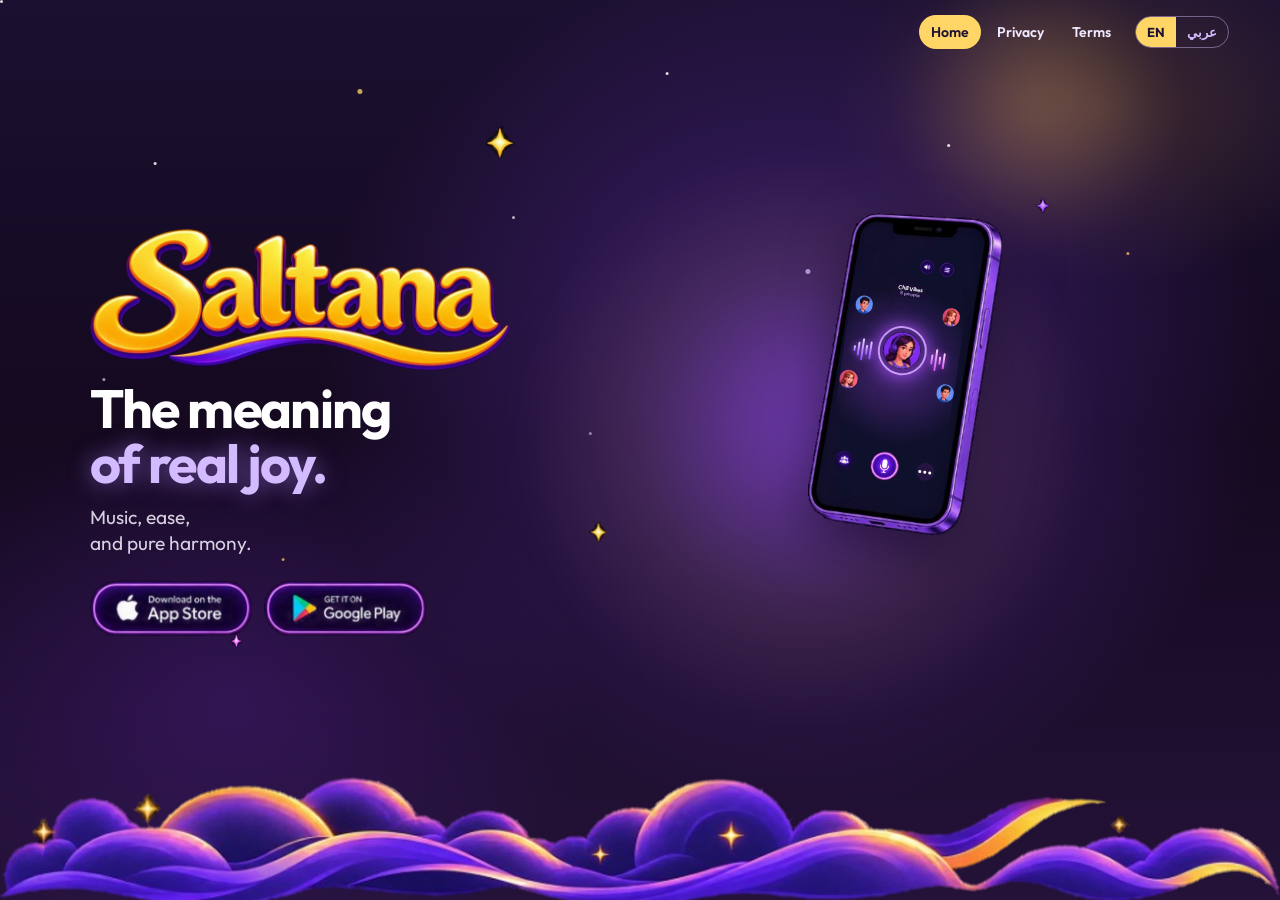
<file: index.html>
<!DOCTYPE html>
<html lang="en">
<head>
  <meta charset="utf-8">
  <meta name="viewport" content="width=device-width, initial-scale=1">
  <title>Saltana — The meaning of real joy.</title>
  <meta name="description" content="Saltana is a live voice chat app. The meaning of real joy.">
  <link rel="icon" href="favicon.ico" sizes="48x48">
  <link rel="icon" href="favicon.png" type="image/png" sizes="32x32">
  <link rel="apple-touch-icon" href="apple-touch-icon.png">
  <link rel="preconnect" href="https://fonts.googleapis.com">
  <link rel="preconnect" href="https://fonts.gstatic.com" crossorigin>
  <link href="https://fonts.googleapis.com/css2?family=Outfit:wght@400;500;600;700&family=Tajawal:wght@400;500;700&display=swap" rel="stylesheet">
  <link rel="stylesheet" href="css/chrome.css?v=5">
  <link rel="stylesheet" href="styles.css?v=64">
  <link rel="preload" as="image" href="assets/logo.webp?v=2" fetchpriority="high">
  <link rel="preload" as="image" href="assets/cloud-band.webp?v=1" fetchpriority="high">
  <link rel="preload" as="image" href="assets/live/phone.webp?v=1">
  <script>
    (function () {
      if (localStorage.getItem("saltana-lang") === "ar") {
        document.documentElement.lang = "ar";
        document.documentElement.dir = "rtl";
      }
    })();
  </script>
</head>
<body data-page="home" data-title="title_home">
  <div class="page">
    <div class="sky" aria-hidden="true">
      <div class="glow glow-phone"></div>
      <div class="glow glow-gold"></div>
      <div class="stars"></div>
      <img class="spark a" src="assets/spark.webp?v=1" alt="">
      <img class="spark b" src="assets/spark-c.webp?v=1" alt="">
      <img class="spark c" src="assets/spark-sm.webp?v=1" alt="">
      <img class="spark d" src="assets/spark-d.webp?v=1" alt="">
      <div class="cloud-band">
        <img src="assets/cloud-band.webp?v=1" alt="" fetchpriority="high">
      </div>
    </div>

    <header class="topbar">
      <nav class="menu">
        <a href="index.html" data-nav="home" data-i18n="nav_home">Home</a>
        <a href="privacy.html" data-nav="privacy" data-i18n="nav_privacy">Privacy</a>
        <a href="terms.html" data-nav="terms" data-i18n="nav_terms">Terms</a>
        <div class="langs" role="group" aria-label="Language">
          <button type="button" data-set-lang="en">EN</button>
          <button type="button" data-set-lang="ar">عربي</button>
        </div>
      </nav>
    </header>

    <main>
      <section class="brand">
        <img class="logo" src="assets/logo.webp?v=2" alt="Saltana" data-i18n-alt="alt_logo" fetchpriority="high">
        <h1 data-i18n-html="hero_title">The meaning<br><em>of real joy.</em></h1>
        <p data-i18n-html="hero_sub">Music, ease,<br>and pure harmony.</p>
        <div class="stores">
          <button type="button">
            <img src="assets/app-store.webp?v=1" alt="Download on the App Store" data-i18n-alt="alt_apple">
          </button>
          <button type="button">
            <img src="assets/google-play.webp?v=1" alt="Get it on Google Play" data-i18n-alt="alt_play">
          </button>
        </div>
      </section>
      <div class="stage">
      <div class="devices">
        <div class="phone">
          <img class="bezel" src="assets/live/phone.webp?v=1" alt="Saltana voice room on a phone" data-i18n-alt="alt_phone">
          <div class="screen" aria-hidden="true">
            <div class="hud">
              <img src="assets/live/speaker.webp?v=1" alt="">
              <img src="assets/live/menu.webp?v=1" alt="">
            </div>
            <div class="room"><b>Chill Vibes</b><span>8 people</span></div>
            <img class="seat s1" src="assets/live/ava2.webp?v=1" alt="">
            <img class="seat s2" src="assets/live/ava3.webp?v=1" alt="">
            <img class="seat s3" src="assets/live/ava3.webp?v=1" alt="">
            <img class="seat s4" src="assets/live/ava2.webp?v=1" alt="">
            <span class="eq left">
              <i></i><i></i><i></i><i></i><i></i>
            </span>
            <span class="eq right">
              <i></i><i></i><i></i><i></i>
            </span>
            <div class="hero">
              <i></i>
              <img src="assets/live/ava1.webp?v=1" alt="">
            </div>
            <div class="dock">
              <img src="assets/live/people.webp?v=1" alt="">
              <div class="mic">
                <i></i>
                <i></i>
                <img src="assets/live/mic.webp?v=1" alt="">
              </div>
              <span class="more"><i></i><i></i><i></i></span>
            </div>
          </div>
        </div>
      </div>
      </div>
    </main>
  </div>
  <script src="js/i18n.js?v=6"></script>
</body>
</html>
</file>
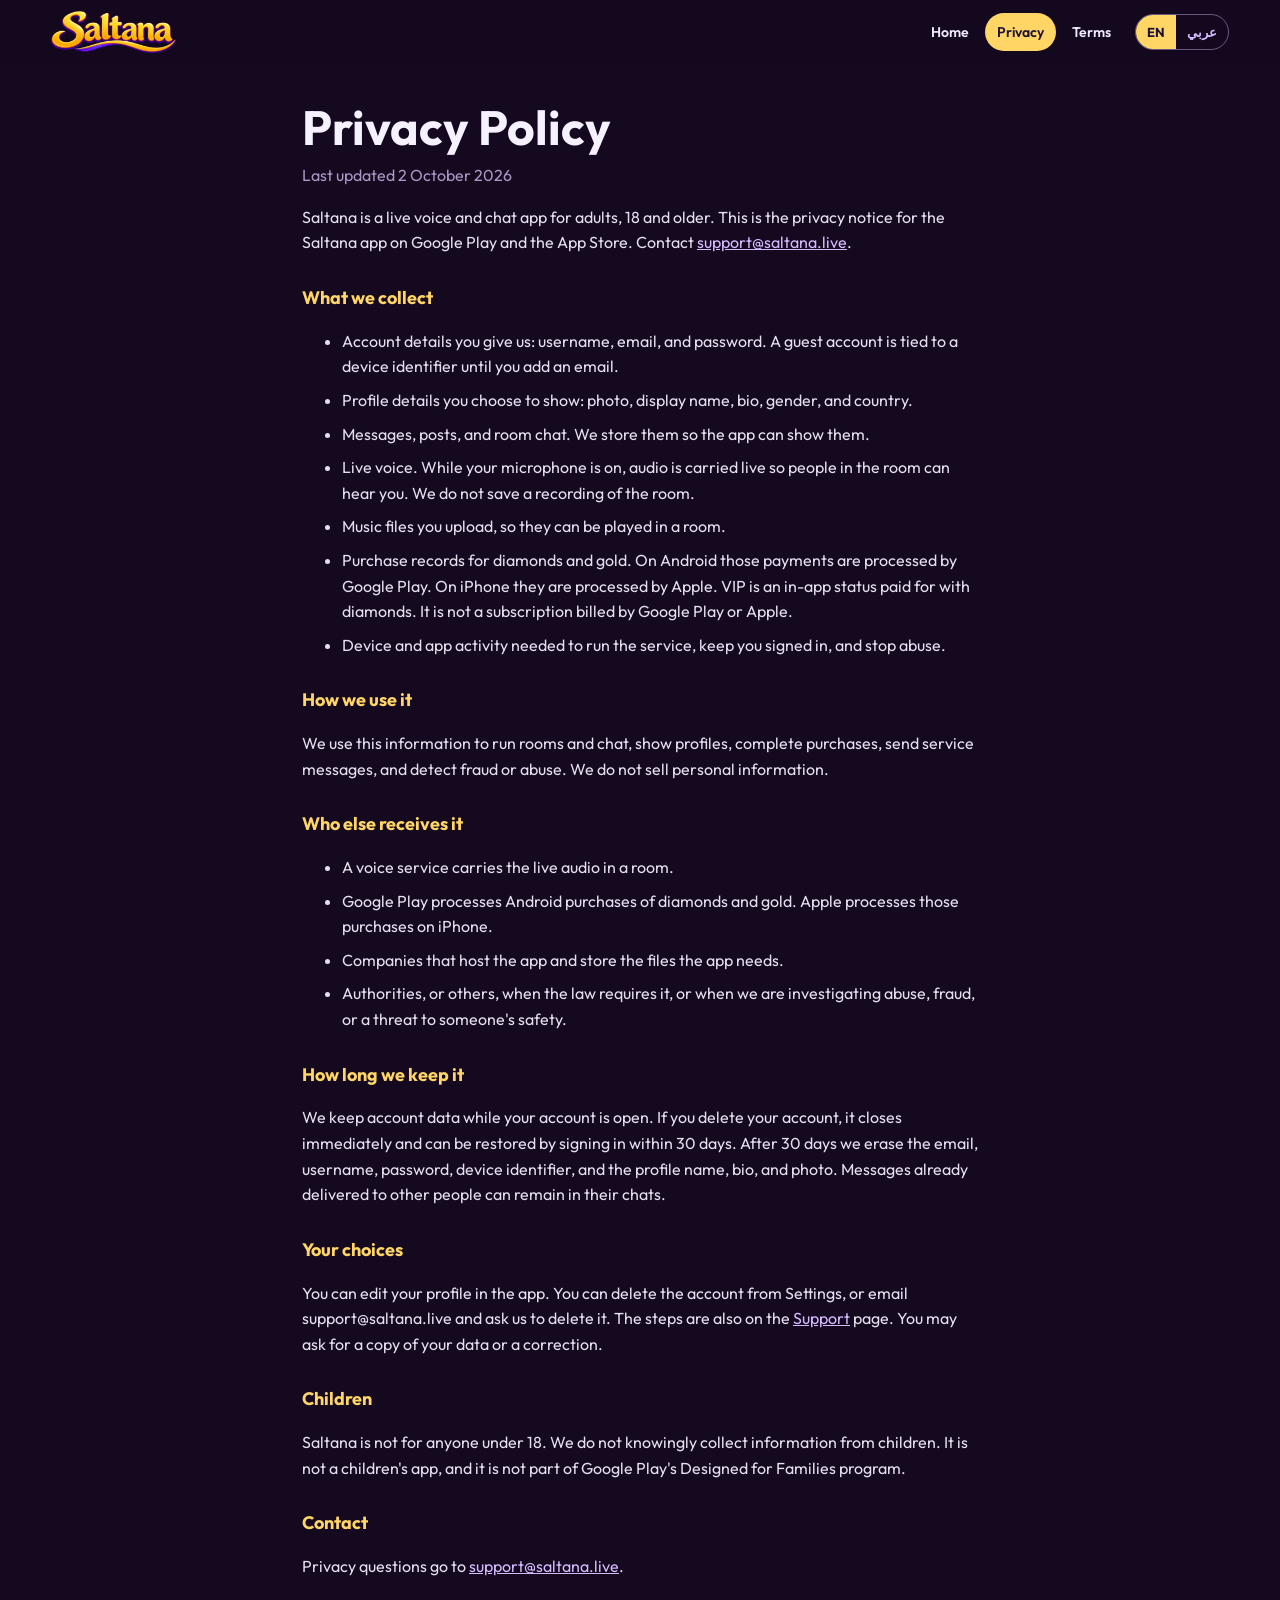
<file: privacy.html>
<!DOCTYPE html>
<html lang="en">
<head>
  <meta charset="utf-8">
  <meta name="viewport" content="width=device-width, initial-scale=1">
  <title>Privacy Policy — Saltana</title>
  <link rel="icon" href="favicon.ico" sizes="48x48">
  <link rel="icon" href="favicon.png" type="image/png" sizes="32x32">
  <link rel="apple-touch-icon" href="apple-touch-icon.png">
  <link rel="preconnect" href="https://fonts.googleapis.com">
  <link rel="preconnect" href="https://fonts.gstatic.com" crossorigin>
  <link href="https://fonts.googleapis.com/css2?family=Outfit:wght@400;500;600;700&family=Tajawal:wght@400;500;700&display=swap" rel="stylesheet">
  <link rel="stylesheet" href="css/chrome.css?v=5">
  <link rel="stylesheet" href="legal.css">
  <script>
    (function () {
      if (localStorage.getItem("saltana-lang") === "ar") {
        document.documentElement.lang = "ar";
        document.documentElement.dir = "rtl";
      }
    })();
  </script>
</head>
<body data-page="privacy" data-title="title_privacy">
  <header class="topbar">
    <a class="home-mark" href="index.html"><img src="assets/wordmark.webp?v=2" alt="Saltana"></a>
    <nav class="menu">
      <a href="index.html" data-nav="home" data-i18n="nav_home">Home</a>
      <a href="privacy.html" data-nav="privacy" data-i18n="nav_privacy">Privacy</a>
      <a href="terms.html" data-nav="terms" data-i18n="nav_terms">Terms</a>
      <div class="langs" role="group" aria-label="Language">
        <button type="button" data-set-lang="en">EN</button>
        <button type="button" data-set-lang="ar">عربي</button>
      </div>
    </nav>
  </header>
  <article data-panel="en">
    <h1>Privacy Policy</h1>
    <p class="updated">Last updated 2 October 2026</p>
    <p>Saltana is a live voice and chat app for adults, 18 and older. This is the privacy notice for the Saltana app on Google Play and the App Store. Contact <a href="mailto:support@saltana.live">support@saltana.live</a>.</p>
    <h2>What we collect</h2>
    <ul>
      <li>Account details you give us: username, email, and password. A guest account is tied to a device identifier until you add an email.</li>
      <li>Profile details you choose to show: photo, display name, bio, gender, and country.</li>
      <li>Messages, posts, and room chat. We store them so the app can show them.</li>
      <li>Live voice. While your microphone is on, audio is carried live so people in the room can hear you. We do not save a recording of the room.</li>
      <li>Music files you upload, so they can be played in a room.</li>
      <li>Purchase records for diamonds and gold. On Android those payments are processed by Google Play. On iPhone they are processed by Apple. VIP is an in-app status paid for with diamonds. It is not a subscription billed by Google Play or Apple.</li>
      <li>Device and app activity needed to run the service, keep you signed in, and stop abuse.</li>
    </ul>
    <h2>How we use it</h2>
    <p>We use this information to run rooms and chat, show profiles, complete purchases, send service messages, and detect fraud or abuse. We do not sell personal information.</p>
    <h2>Who else receives it</h2>
    <ul>
      <li>A voice service carries the live audio in a room.</li>
      <li>Google Play processes Android purchases of diamonds and gold. Apple processes those purchases on iPhone.</li>
      <li>Companies that host the app and store the files the app needs.</li>
      <li>Authorities, or others, when the law requires it, or when we are investigating abuse, fraud, or a threat to someone's safety.</li>
    </ul>
    <h2>How long we keep it</h2>
    <p>We keep account data while your account is open. If you delete your account, it closes immediately and can be restored by signing in within 30 days. After 30 days we erase the email, username, password, device identifier, and the profile name, bio, and photo. Messages already delivered to other people can remain in their chats.</p>
    <h2>Your choices</h2>
    <p>You can edit your profile in the app. You can delete the account from Settings, or email support@saltana.live and ask us to delete it. The steps are also on the <a href="support.html">Support</a> page. You may ask for a copy of your data or a correction.</p>
    <h2>Children</h2>
    <p>Saltana is not for anyone under 18. We do not knowingly collect information from children. It is not a children's app, and it is not part of Google Play's Designed for Families program.</p>
    <h2>Contact</h2>
    <p>Privacy questions go to <a href="mailto:support@saltana.live">support@saltana.live</a>.</p>
  </article>
  <article data-panel="ar" hidden>
    <h1>سياسة الخصوصية</h1>
    <p class="updated">آخر تحديث 2 أكتوبر 2026</p>
    <p>سلطانة تطبيق محادثة صوتية للبالغين من عمر 18 عامًا فأكثر. هذه صفحة الخصوصية لتطبيق سلطانة على Google Play وApp Store. للتواصل: <a href="mailto:support@saltana.live">support@saltana.live</a>.</p>
    <h2>ماذا نجمع</h2>
    <ul>
      <li>بيانات الحساب التي تقدمها: اسم المستخدم، والبريد الإلكتروني، وكلمة المرور. حساب الضيف مرتبط بمعرّف جهاز إلى أن تضيف بريدًا.</li>
      <li>تفاصيل الملف التي تختار إظهارها: الصورة، والاسم الظاهر، والنبذة، والجنس، والبلد.</li>
      <li>الرسائل والمنشورات ودردشة الغرف. نحتفظ بها حتى يعرضها التطبيق.</li>
      <li>الصوت المباشر. عندما يكون الميكروفون مفتوحًا يُنقل الصوت مباشرة ليسمعه من في الغرفة. لا نحفظ تسجيلًا للغرفة.</li>
      <li>ملفات الموسيقى التي ترفعها، حتى تُشغَّل داخل الغرفة.</li>
      <li>سجلات شراء الألماس والذهب. على أندرويد تعالج Google Play هذه المدفوعات. على آيفون تعالجها Apple. VIP حالة داخل التطبيق تُشترى بالألماس. ليس اشتراكًا تفوّتره Google Play أو Apple.</li>
      <li>نشاط الجهاز والتطبيق اللازم لتشغيل الخدمة وإبقاء تسجيل الدخول ومنع الإساءة.</li>
    </ul>
    <h2>كيف نستخدمها</h2>
    <p>نستخدم هذه المعلومات لتشغيل الغرف والدردشة، وإظهار الملفات، وإتمام المشتريات، وإرسال رسائل الخدمة، وكشف الاحتيال أو الإساءة. لا نبيع المعلومات الشخصية.</p>
    <h2>من يستلمها أيضًا</h2>
    <ul>
      <li>تنقل خدمة الصوت المباشر داخل الغرفة.</li>
      <li>تعالج Google Play مشتريات الألماس والذهب على أندرويد. وتعالج Apple هذه المشتريات على آيفون.</li>
      <li>شركات تستضيف التطبيق وتخزّن الملفات التي يحتاجها.</li>
      <li>الجهات المختصة، أو غيرهم، عندما يوجب القانون ذلك، أو عند التحقيق في إساءة أو احتيال أو تهديد لسلامة شخص.</li>
    </ul>
    <h2>مدة الاحتفاظ</h2>
    <p>نحتفظ ببيانات الحساب ما دام مفتوحًا. إذا حذفت حسابك يُغلق فورًا ويمكن استعادته بتسجيل الدخول خلال 30 يومًا. بعد 30 يومًا نمحو البريد واسم المستخدم وكلمة المرور ومعرّف الجهاز واسم الملف والنبذة والصورة. الرسائل التي وصلت إلى أشخاص آخرين قد تبقى في محادثاتهم.</p>
    <h2>خياراتك</h2>
    <p>يمكنك تعديل ملفك داخل التطبيق. يمكنك حذف الحساب من الإعدادات، أو مراسلة support@saltana.live وطلب الحذف. الخطوات موجودة أيضًا في صفحة <a href="support.html">الدعم</a>. يمكنك طلب نسخة من بياناتك أو تصحيحها.</p>
    <h2>الأطفال</h2>
    <p>سلطانة ليست لمن هم دون 18 عامًا. لا نجمع عن قصد معلومات من الأطفال. التطبيق ليس للأطفال، وليس ضمن برنامج Designed for Families في Google Play.</p>
    <h2>التواصل</h2>
    <p>أسئلة الخصوصية إلى <a href="mailto:support@saltana.live">support@saltana.live</a>.</p>
  </article>
  <script src="js/i18n.js"></script>
</body>
</html>
</file>
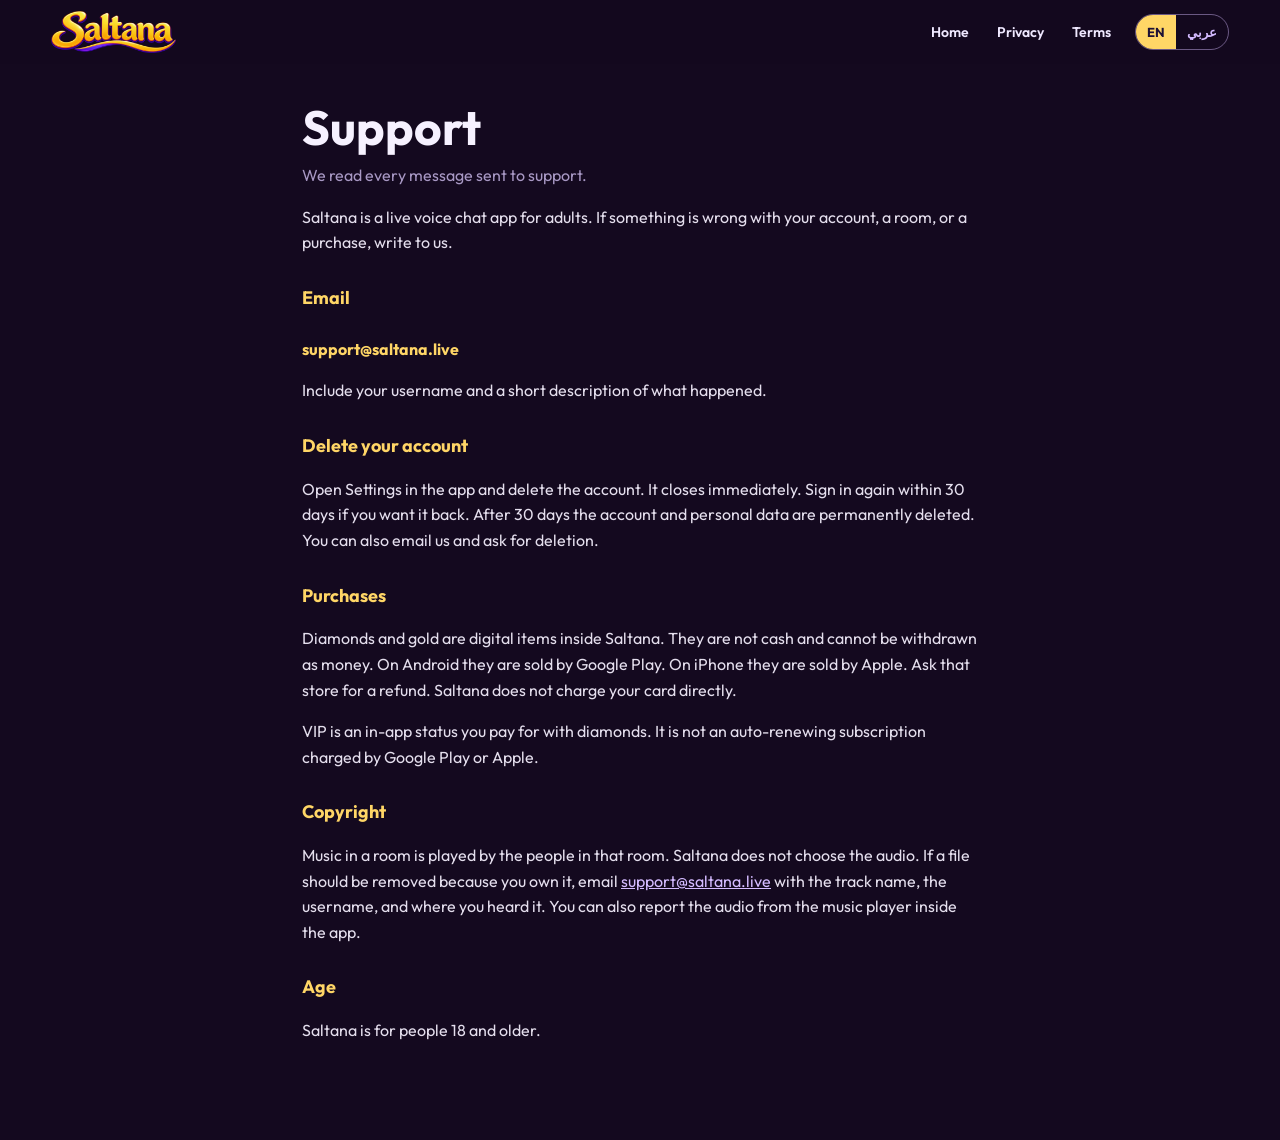
<file: support.html>
<!DOCTYPE html>
<html lang="en">
<head>
  <meta charset="utf-8">
  <meta name="viewport" content="width=device-width, initial-scale=1">
  <title>Support — Saltana</title>
  <link rel="icon" href="favicon.ico" sizes="48x48">
  <link rel="icon" href="favicon.png" type="image/png" sizes="32x32">
  <link rel="apple-touch-icon" href="apple-touch-icon.png">
  <link rel="preconnect" href="https://fonts.googleapis.com">
  <link rel="preconnect" href="https://fonts.gstatic.com" crossorigin>
  <link href="https://fonts.googleapis.com/css2?family=Outfit:wght@400;500;600;700&family=Tajawal:wght@400;500;700&display=swap" rel="stylesheet">
  <link rel="stylesheet" href="css/chrome.css?v=5">
  <link rel="stylesheet" href="legal.css">
  <script>
    (function () {
      if (localStorage.getItem("saltana-lang") === "ar") {
        document.documentElement.lang = "ar";
        document.documentElement.dir = "rtl";
      }
    })();
  </script>
</head>
<body data-page="support" data-title="title_support">
  <header class="topbar">
    <a class="home-mark" href="index.html"><img src="assets/wordmark.webp?v=2" alt="Saltana"></a>
    <nav class="menu">
      <a href="index.html" data-nav="home" data-i18n="nav_home">Home</a>
      <a href="privacy.html" data-nav="privacy" data-i18n="nav_privacy">Privacy</a>
      <a href="terms.html" data-nav="terms" data-i18n="nav_terms">Terms</a>
      <div class="langs" role="group" aria-label="Language">
        <button type="button" data-set-lang="en">EN</button>
        <button type="button" data-set-lang="ar">عربي</button>
      </div>
    </nav>
  </header>
  <article data-panel="en">
    <h1>Support</h1>
    <p class="updated">We read every message sent to support.</p>
    <p>Saltana is a live voice chat app for adults. If something is wrong with your account, a room, or a purchase, write to us.</p>
    <h2>Email</h2>
    <p><a class="mail" href="mailto:support@saltana.live">support@saltana.live</a></p>
    <p>Include your username and a short description of what happened.</p>
    <h2>Delete your account</h2>
    <p>Open Settings in the app and delete the account. It closes immediately. Sign in again within 30 days if you want it back. After 30 days the account and personal data are permanently deleted. You can also email us and ask for deletion.</p>
    <h2>Purchases</h2>
    <p>Diamonds and gold are digital items inside Saltana. They are not cash and cannot be withdrawn as money. On Android they are sold by Google Play. On iPhone they are sold by Apple. Ask that store for a refund. Saltana does not charge your card directly.</p>
    <p>VIP is an in-app status you pay for with diamonds. It is not an auto-renewing subscription charged by Google Play or Apple.</p>
    <h2>Copyright</h2>
    <p>Music in a room is played by the people in that room. Saltana does not choose the audio. If a file should be removed because you own it, email <a href="mailto:support@saltana.live">support@saltana.live</a> with the track name, the username, and where you heard it. You can also report the audio from the music player inside the app.</p>
    <h2>Age</h2>
    <p>Saltana is for people 18 and older.</p>
  </article>
  <article data-panel="ar" hidden>
    <h1>الدعم</h1>
    <p class="updated">نقرأ كل رسالة تصل إلى الدعم.</p>
    <p>سلطانة تطبيق محادثة صوتية للبالغين. إذا حدثت مشكلة في حسابك أو في غرفة أو في عملية شراء، راسلنا.</p>
    <h2>البريد</h2>
    <p><a class="mail" href="mailto:support@saltana.live">support@saltana.live</a></p>
    <p>اذكر اسم المستخدم ووصفًا قصيرًا لما حدث.</p>
    <h2>حذف الحساب</h2>
    <p>افتح الإعدادات في التطبيق واحذف الحساب. يُغلق فورًا. سجّل الدخول مرة أخرى خلال 30 يومًا إذا أردت استعادته. بعد 30 يومًا يُحذف الحساب والبيانات الشخصية نهائيًا. يمكنك أيضًا مراسلتنا وطلب الحذف.</p>
    <h2>المشتريات</h2>
    <p>الألماس والذهب عناصر رقمية داخل سلطانة. ليست نقدًا ولا يمكن سحبها كأموال. على أندرويد تبيعها Google Play. على آيفون تبيعها Apple. اطلب الاسترداد من ذلك المتجر. سلطانة لا تخصم من بطاقتك مباشرة.</p>
    <p>VIP حالة داخل التطبيق تُشترى بالألماس. ليس اشتراكًا يتجدد تلقائيًا وتفوّتره Google Play أو Apple.</p>
    <h2>حقوق النشر</h2>
    <p>الموسيقى في الغرفة يشغّلها الأشخاص الموجودون فيها. سلطانة لا تختار الصوت. إذا كان يجب إزالة ملف لأنك تملكه، راسل <a href="mailto:support@saltana.live">support@saltana.live</a> واذكر اسم المقطع واسم المستخدم والمكان الذي سمعته فيه. يمكنك أيضًا الإبلاغ عن الصوت من مشغّل الموسيقى داخل التطبيق.</p>
    <h2>العمر</h2>
    <p>سلطانة لمن أعمارهم 18 عامًا فأكثر.</p>
  </article>
  <script src="js/i18n.js"></script>
</body>
</html>
</file>
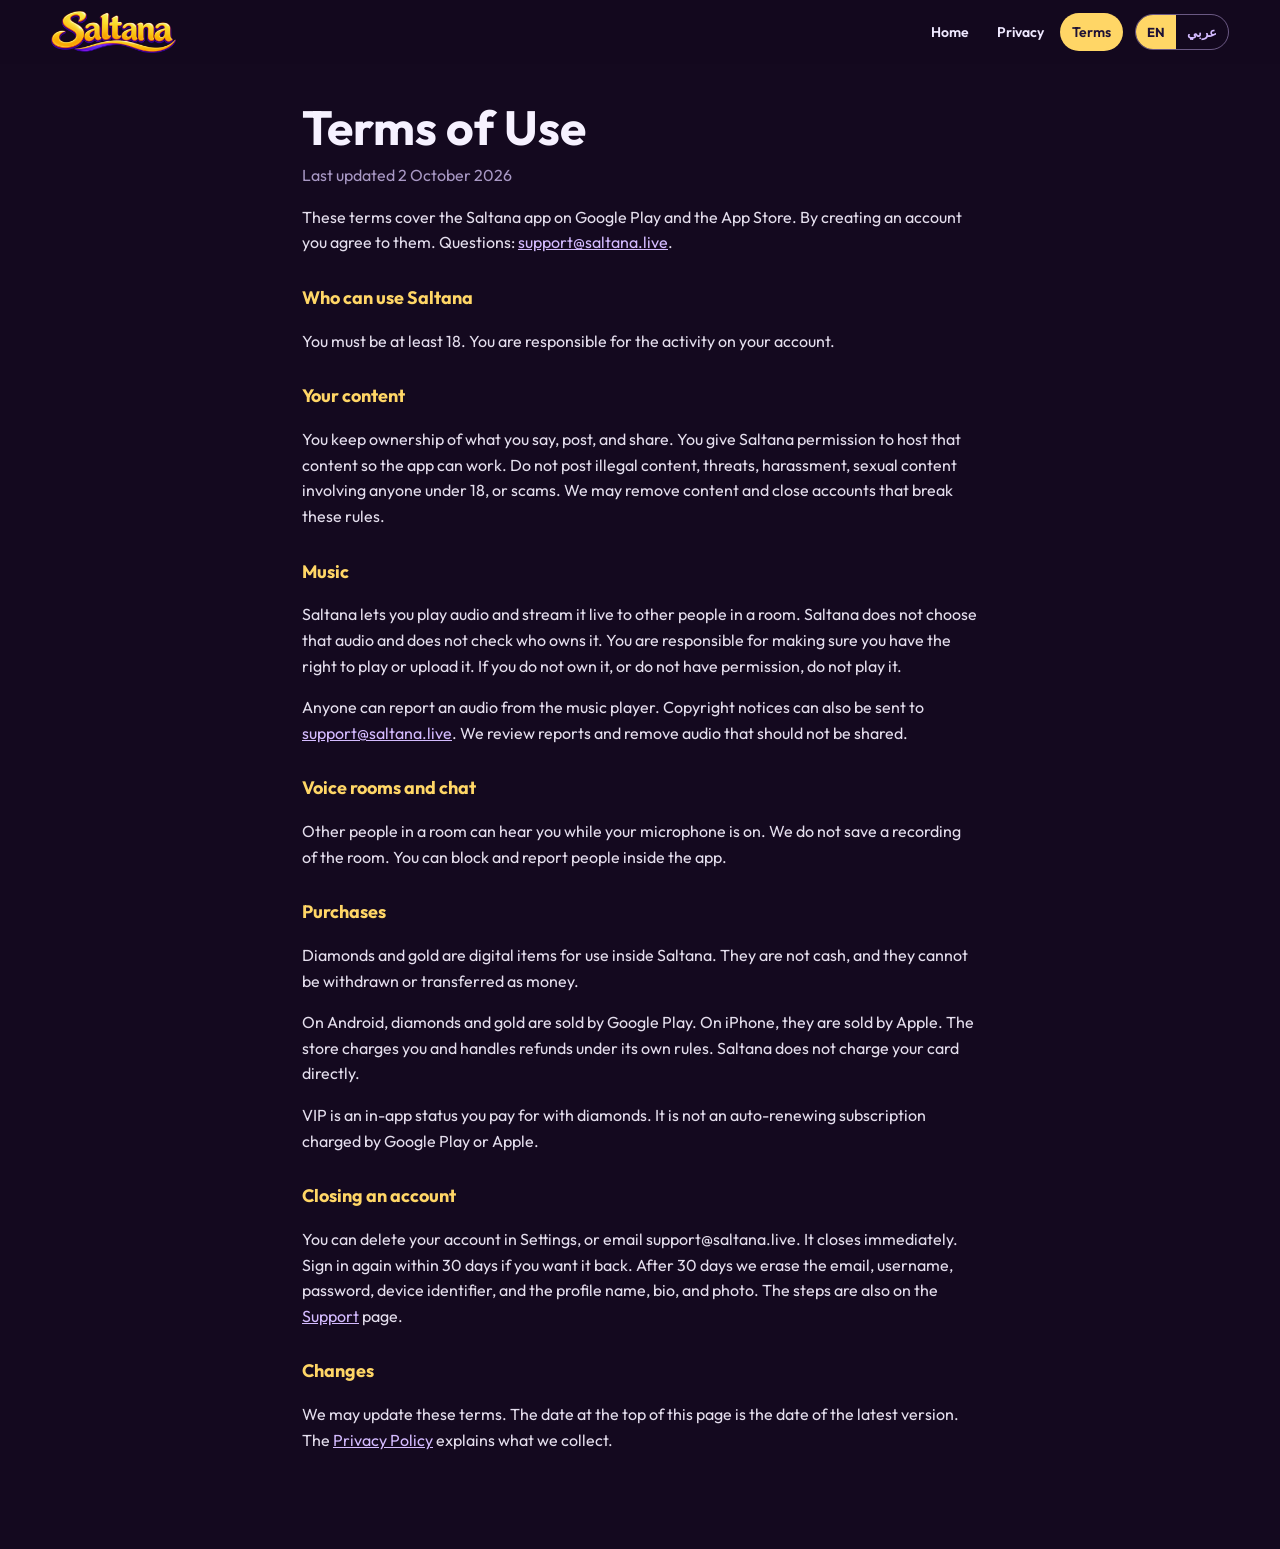
<file: terms.html>
<!DOCTYPE html>
<html lang="en">
<head>
  <meta charset="utf-8">
  <meta name="viewport" content="width=device-width, initial-scale=1">
  <title>Terms of Use — Saltana</title>
  <link rel="icon" href="favicon.ico" sizes="48x48">
  <link rel="icon" href="favicon.png" type="image/png" sizes="32x32">
  <link rel="apple-touch-icon" href="apple-touch-icon.png">
  <link rel="preconnect" href="https://fonts.googleapis.com">
  <link rel="preconnect" href="https://fonts.gstatic.com" crossorigin>
  <link href="https://fonts.googleapis.com/css2?family=Outfit:wght@400;500;600;700&family=Tajawal:wght@400;500;700&display=swap" rel="stylesheet">
  <link rel="stylesheet" href="css/chrome.css?v=5">
  <link rel="stylesheet" href="legal.css">
  <script>
    (function () {
      if (localStorage.getItem("saltana-lang") === "ar") {
        document.documentElement.lang = "ar";
        document.documentElement.dir = "rtl";
      }
    })();
  </script>
</head>
<body data-page="terms" data-title="title_terms">
  <header class="topbar">
    <a class="home-mark" href="index.html"><img src="assets/wordmark.webp?v=2" alt="Saltana"></a>
    <nav class="menu">
      <a href="index.html" data-nav="home" data-i18n="nav_home">Home</a>
      <a href="privacy.html" data-nav="privacy" data-i18n="nav_privacy">Privacy</a>
      <a href="terms.html" data-nav="terms" data-i18n="nav_terms">Terms</a>
      <div class="langs" role="group" aria-label="Language">
        <button type="button" data-set-lang="en">EN</button>
        <button type="button" data-set-lang="ar">عربي</button>
      </div>
    </nav>
  </header>
  <article data-panel="en">
    <h1>Terms of Use</h1>
    <p class="updated">Last updated 2 October 2026</p>
    <p>These terms cover the Saltana app on Google Play and the App Store. By creating an account you agree to them. Questions: <a href="mailto:support@saltana.live">support@saltana.live</a>.</p>
    <h2>Who can use Saltana</h2>
    <p>You must be at least 18. You are responsible for the activity on your account.</p>
    <h2>Your content</h2>
    <p>You keep ownership of what you say, post, and share. You give Saltana permission to host that content so the app can work. Do not post illegal content, threats, harassment, sexual content involving anyone under 18, or scams. We may remove content and close accounts that break these rules.</p>
    <h2>Music</h2>
    <p>Saltana lets you play audio and stream it live to other people in a room. Saltana does not choose that audio and does not check who owns it. You are responsible for making sure you have the right to play or upload it. If you do not own it, or do not have permission, do not play it.</p>
    <p>Anyone can report an audio from the music player. Copyright notices can also be sent to <a href="mailto:support@saltana.live">support@saltana.live</a>. We review reports and remove audio that should not be shared.</p>
    <h2>Voice rooms and chat</h2>
    <p>Other people in a room can hear you while your microphone is on. We do not save a recording of the room. You can block and report people inside the app.</p>
    <h2>Purchases</h2>
    <p>Diamonds and gold are digital items for use inside Saltana. They are not cash, and they cannot be withdrawn or transferred as money.</p>
    <p>On Android, diamonds and gold are sold by Google Play. On iPhone, they are sold by Apple. The store charges you and handles refunds under its own rules. Saltana does not charge your card directly.</p>
    <p>VIP is an in-app status you pay for with diamonds. It is not an auto-renewing subscription charged by Google Play or Apple.</p>
    <h2>Closing an account</h2>
    <p>You can delete your account in Settings, or email support@saltana.live. It closes immediately. Sign in again within 30 days if you want it back. After 30 days we erase the email, username, password, device identifier, and the profile name, bio, and photo. The steps are also on the <a href="support.html">Support</a> page.</p>
    <h2>Changes</h2>
    <p>We may update these terms. The date at the top of this page is the date of the latest version. The <a href="privacy.html">Privacy Policy</a> explains what we collect.</p>
  </article>
  <article data-panel="ar" hidden>
    <h1>شروط الاستخدام</h1>
    <p class="updated">آخر تحديث 2 أكتوبر 2026</p>
    <p>تغطي هذه الشروط تطبيق سلطانة على Google Play وApp Store. بإنشاء حساب أنت توافق عليها. للأسئلة: <a href="mailto:support@saltana.live">support@saltana.live</a>.</p>
    <h2>من يمكنه استخدام سلطانة</h2>
    <p>يجب أن يكون عمرك 18 عامًا على الأقل. أنت مسؤول عن النشاط على حسابك.</p>
    <h2>محتواك</h2>
    <p>تحتفظ بملكية ما تقوله وتنشره وتشاركه. تمنح سلطانة الإذن باستضافة هذا المحتوى حتى يعمل التطبيق. لا تنشر محتوى غير قانوني أو تهديدات أو مضايقات أو محتوى جنسيًا يتعلق بمن هم دون 18 عامًا أو عمليات احتيال. قد نزيل المحتوى ونغلق الحسابات التي تخالف هذه القواعد.</p>
    <h2>الموسيقى</h2>
    <p>تتيح لك سلطانة تشغيل الصوت وبثّه مباشرة إلى الآخرين في الغرفة. سلطانة لا تختار هذا الصوت ولا تتحقق من مالكه. أنت المسؤول عن التأكد من أن لديك الحق في تشغيله أو رفعه. إذا لم تكن تملكه، أو لم يكن لديك إذن، فلا تشغّله.</p>
    <p>يمكن لأي شخص الإبلاغ عن مقطع من مشغّل الموسيقى. يمكن أيضًا إرسال إشعارات حقوق النشر إلى <a href="mailto:support@saltana.live">support@saltana.live</a>. نراجع البلاغات ونزيل الصوت الذي لا ينبغي مشاركته.</p>
    <h2>الغرف الصوتية والدردشة</h2>
    <p>يسمعك الآخرون في الغرفة عندما يكون الميكروفون مفتوحًا. لا نحفظ تسجيلًا للغرفة. يمكنك حظر الأشخاص والإبلاغ عنهم داخل التطبيق.</p>
    <h2>المشتريات</h2>
    <p>الألماس والذهب عناصر رقمية للاستخدام داخل سلطانة. ليست نقدًا، ولا يمكن سحبها أو تحويلها كأموال.</p>
    <p>على أندرويد يبيع الألماس والذهب Google Play. على آيفون تبيعهما Apple. المتجر يخصم المبلغ ويتولى الاسترداد وفق قواعده. سلطانة لا تخصم من بطاقتك مباشرة.</p>
    <p>VIP حالة داخل التطبيق تُشترى بالألماس. ليس اشتراكًا يتجدد تلقائيًا وتفوّتره Google Play أو Apple.</p>
    <h2>إغلاق الحساب</h2>
    <p>يمكنك حذف حسابك من الإعدادات، أو بمراسلة support@saltana.live. يُغلق فورًا. سجّل الدخول مرة أخرى خلال 30 يومًا إذا أردت استعادته. بعد 30 يومًا نمحو البريد واسم المستخدم وكلمة المرور ومعرّف الجهاز واسم الملف والنبذة والصورة. الخطوات موجودة أيضًا في صفحة <a href="support.html">الدعم</a>.</p>
    <h2>التغييرات</h2>
    <p>قد نحدّث هذه الشروط. التاريخ في أعلى الصفحة هو تاريخ آخر نسخة. <a href="privacy.html">سياسة الخصوصية</a> توضح ما نجمعه.</p>
  </article>
  <script src="js/i18n.js"></script>
</body>
</html>
</file>
<file: css/chrome.css>
* { box-sizing: border-box; }

html, body {
  margin: 0;
  background: #14091f;
  color: #f6f1ff;
  font-family: Outfit, "Segoe UI", sans-serif;
}

html[lang="ar"] body {
  font-family: Tajawal, Outfit, sans-serif;
}

.topbar {
  position: relative;
  z-index: 8;
  direction: ltr;
  display: flex;
  align-items: center;
  justify-content: space-between;
  gap: 16px;
  min-height: 64px;
  padding: 10px 4vw;
}

.home-mark {
  display: flex;
  align-items: center;
  flex: none;
  line-height: 0;
  text-decoration: none;
}

.home-mark img {
  height: 42px;
  width: auto;
  display: block;
}

.menu {
  display: flex;
  align-items: center;
  justify-content: flex-end;
  flex-wrap: wrap;
  gap: 4px;
  margin-inline-start: auto;
}

.menu a {
  color: #efe8ff;
  text-decoration: none;
  font-size: 14px;
  font-weight: 600;
  padding: 8px 12px;
  border-radius: 999px;
}

.menu a:hover { color: #ffd666; }

.menu a[aria-current="page"] {
  background: #ffd666;
  color: #1e1235;
}

.langs {
  display: flex;
  margin-inline-start: 8px;
  border: 1px solid rgba(212, 187, 255, 0.45);
  border-radius: 999px;
  overflow: hidden;
}

.langs button {
  appearance: none;
  border: 0;
  background: transparent;
  color: #d4bbff;
  font: inherit;
  font-size: 13px;
  font-weight: 700;
  padding: 7px 11px;
  cursor: pointer;
}

.langs button[aria-pressed="true"] {
  background: #ffd666;
  color: #1e1235;
}

@media (max-width: 720px) {
  .topbar { min-height: 54px; padding: 8px 3vw; gap: 8px; }
  .home-mark img { height: 34px; }
  .menu a { font-size: 12px; padding: 6px 8px; }
  .langs { margin-inline-start: 4px; }
  .langs button { font-size: 12px; padding: 6px 8px; }
}
</file>
<file: styles.css>
* { box-sizing: border-box; }

html, body {
  height: 100%;
  overflow: hidden;
  color: #fff;
}

.page {
  position: relative;
  height: 100vh;
  height: 100dvh;
  display: flex;
  flex-direction: column;
  overflow: hidden;
  background:
    radial-gradient(ellipse 55% 70% at 62% 42%, rgba(98, 48, 176, 0.55), transparent 68%),
    radial-gradient(ellipse 40% 45% at 18% 78%, rgba(74, 28, 130, 0.45), transparent 70%),
    radial-gradient(ellipse 30% 28% at 86% 12%, rgba(255, 186, 72, 0.16), transparent 70%),
    linear-gradient(180deg, #1b1030 0%, #14091f 48%, #241238 100%);
}

.sky { position: absolute; inset: 0; pointer-events: none; }

.glow {
  position: absolute;
  border-radius: 50%;
  filter: blur(20px);
}

.glow-phone {
  width: 46vw;
  height: 46vw;
  right: 14vw;
  top: 16vh;
  background: radial-gradient(circle, rgba(168, 92, 255, 0.45), rgba(255, 214, 102, 0.08) 42%, transparent 70%);
  animation: pulse 8s ease-in-out infinite;
}

.glow-gold {
  width: 22vw;
  height: 22vw;
  right: 8vw;
  top: -4vh;
  background: radial-gradient(circle, rgba(255, 196, 90, 0.28), transparent 68%);
}

.stars {
  position: absolute;
  width: 3px;
  height: 3px;
  border-radius: 50%;
  background: #fff;
  box-shadow:
    12vw 18vh 0 0 #fff,
    28vw 10vh 0 1px rgba(255, 214, 102, 0.9),
    40vw 24vh 0 0 rgba(255, 255, 255, 0.8),
    52vw 8vh 0 0 #fff,
    63vw 30vh 0 1px rgba(212, 187, 255, 0.9),
    8vw 42vh 0 0 rgba(255, 255, 255, 0.7),
    22vw 62vh 0 0 rgba(255, 214, 102, 0.8),
    74vw 16vh 0 0 #fff,
    88vw 28vh 0 0 rgba(255, 214, 102, 0.85),
    46vw 48vh 0 0 rgba(255, 255, 255, 0.55);
  opacity: 0.85;
}

.spark { position: absolute; }
.spark.a { width: 28px; top: 14vh; left: 38vw; animation: drift 9s ease-in-out infinite; }
.spark.b { width: 18px; top: 58vh; left: 46vw; animation: drift 11s ease-in-out infinite reverse; }
.spark.c { width: 14px; top: 22vh; right: 18vw; animation: drift 8s ease-in-out infinite; }
.spark.d { width: 12px; bottom: 28vh; left: 18vw; }

.cloud-band {
  position: absolute;
  z-index: 2;
  left: 0;
  right: 0;
  bottom: -8px;
  aspect-ratio: 3965 / 407;
  pointer-events: none;
}

.cloud-band img {
  position: absolute;
  inset: 0;
  width: 100%;
  height: 100%;
  object-fit: fill;
  display: block;
}

.ribbons {
  position: absolute;
  z-index: 3;
  inset-inline-end: 1vw;
  bottom: 8px;
  width: min(340px, 30vw);
  display: flex;
  flex-direction: column;
  align-items: flex-end;
  pointer-events: none;
}

.ribbons img {
  display: block;
  width: 100%;
  height: auto;
}

.ribbons img:nth-child(1) { width: 42%; margin-bottom: -18px; }
.ribbons img:nth-child(2) { width: 72%; margin-bottom: -28px; }

main {
  position: relative;
  z-index: 5;
  flex: 1;
  min-height: 0;
  display: flex;
  align-items: center;
  justify-content: flex-start;
  width: 100%;
  padding-top: 0;
  padding-bottom: 11vh;
  padding-inline: 7vw 5vw;
}

.brand {
  width: min(440px, 42%);
  flex: 0 0 auto;
}

.logo {
  width: min(420px, 34vw);
  height: auto;
  display: block;
  margin-bottom: 1.2vh;
}

h1 {
  margin: 0 0 0.4vh;
  font-size: clamp(32px, 4.2vw, 64px);
  font-weight: 700;
  line-height: 1.02;
  letter-spacing: -0.03em;
}

html[dir="rtl"] h1 { letter-spacing: 0; }

h1 em {
  font-style: normal;
  color: #d4bbff;
  text-shadow: 0 0 22px rgba(179, 136, 255, 0.55);
}

.brand p {
  margin: 1.6vh 0 0;
  color: rgba(246, 241, 255, 0.86);
  font-size: clamp(15px, 1.5vw, 24px);
  line-height: 1.35;
}

.stores {
  display: flex;
  flex-wrap: wrap;
  gap: 12px;
  margin-top: 2.6vh;
}

.stores button {
  display: block;
  line-height: 0;
  padding: 0;
  border: 0;
  background: none;
  cursor: pointer;
  transition: transform 0.2s ease, filter 0.2s ease;
}

.stores button:hover {
  transform: translateY(-2px);
  filter: brightness(1.08);
}

.stores img { height: 56px; width: auto; display: block; }

.stage {
  position: relative;
  flex: 1 1 auto;
  align-self: stretch;
  min-width: 0;
  margin-inline-end: -5vw;
}

.devices {
  position: absolute;
  z-index: 4;
  left: 50%;
  right: auto;
  top: 42%;
  width: min(430px, 36vw);
  height: min(460px, calc(100dvh - 250px));
  transform: translate(-50%, -50%);
}

.phone {
  position: absolute;
  top: 0;
  bottom: 0;
  left: 0;
  right: 0;
  height: 70%;
  width: auto;
  max-width: 100%;
  margin: auto;
  aspect-ratio: 253 / 421;
  filter: drop-shadow(0 22px 28px rgba(12, 4, 28, 0.55));
}

.phone .bezel {
  display: block;
  width: 100%;
  height: 100%;
  object-fit: contain;
}

.screen {
  position: absolute;
  left: 47%;
  top: 49%;
  width: 60%;
  height: 74%;
  transform: translate(-50%, -50%) rotate(8.4deg);
  overflow: hidden;
  border-radius: 14%;
  font-family: Outfit, Tajawal, sans-serif;
  container-type: inline-size;
}

.screen::before {
  content: "";
  position: absolute;
  inset: 0;
  background: radial-gradient(circle at 50% 48%, rgba(150, 70, 230, 0.45), transparent 58%);
}

.hud {
  position: absolute;
  top: 5cqw;
  right: 16cqw;
  display: flex;
  align-items: center;
  flex-wrap: nowrap;
  gap: 5cqw;
  z-index: 2;
}

.hud img {
  width: 12cqw;
  height: 12cqw;
  flex: 0 0 auto;
  object-fit: contain;
  display: block;
}

.room {
  position: absolute;
  z-index: 2;
  left: 50%;
  top: 14%;
  transform: translateX(-50%);
  width: max-content;
  max-width: 46%;
  margin: 0;
  padding: 0.5cqw 2.2cqw 0.7cqw;
  border-radius: 1.6cqw;
  background: rgba(28, 14, 52, 0.72);
  text-align: center;
  line-height: 1.05;
}

.room b,
.room span {
  display: block;
  margin: 0;
  line-height: 1.05;
}

.room b {
  color: #fff;
  font-size: 5cqw;
  font-weight: 600;
}

.room span {
  color: #d4bbff;
  font-size: 4.2cqw;
}

.seat {
  position: absolute;
  width: 16%;
  aspect-ratio: 1;
  border-radius: 50%;
  z-index: 2;
  animation: talk 3.2s ease-in-out infinite;
}

.s1 { left: 4%; top: 21%; }
.s2 { left: 80%; top: 21%; animation-delay: -0.8s; }
.s3 { left: 0%; top: 53%; animation-delay: -1.6s; }
.s4 { left: 84%; top: 53%; animation-delay: -2.4s; }

.hero {
  position: absolute;
  z-index: 2;
  left: 34%;
  top: 34%;
  width: 32%;
}

.hero img {
  position: relative;
  z-index: 1;
  width: 100%;
  display: block;
  border-radius: 50%;
}

.hero i {
  position: absolute;
  inset: -16%;
  border-radius: 50%;
  border: 2px solid rgba(210, 160, 255, 0.95);
  box-shadow: 0 0 18px rgba(170, 80, 255, 0.95), inset 0 0 12px rgba(170, 80, 255, 0.45);
  animation: glow 1.3s ease-in-out infinite;
}

.eq {
  position: absolute;
  z-index: 2;
  top: 39%;
  height: 22px;
  display: flex;
  align-items: center;
  gap: 2px;
}

.eq.left { left: 9%; }
.eq.right { right: 12%; }

.eq i {
  display: block;
  width: 2px;
  border-radius: 99px;
  transform-origin: center;
  animation: bar 0.7s ease-in-out infinite;
}

.eq.left i {
  background: linear-gradient(#f4dcff, #8a45ff);
  box-shadow: 0 0 6px rgba(170, 110, 255, 0.85);
}

.eq.right i {
  width: 2px;
  background: linear-gradient(#ffe0f4, #d454ff);
  box-shadow: 0 0 6px rgba(220, 90, 255, 0.8);
}

.eq.left i:nth-child(1) { height: 28%; animation-duration: 0.42s; }
.eq.left i:nth-child(2) { height: 62%; animation-duration: 0.68s; animation-delay: -0.2s; }
.eq.left i:nth-child(3) { height: 100%; animation-duration: 0.51s; animation-delay: -0.34s; }
.eq.left i:nth-child(4) { height: 48%; animation-duration: 0.76s; animation-delay: -0.12s; }
.eq.left i:nth-child(5) { height: 84%; animation-duration: 0.47s; animation-delay: -0.48s; }
.eq.left i:nth-child(6) { height: 36%; animation-duration: 0.63s; animation-delay: -0.22s; }
.eq.left i:nth-child(7) { height: 18%; animation-duration: 0.55s; animation-delay: -0.4s; }

.eq.right i:nth-child(1) { height: 46%; animation-duration: 0.58s; animation-delay: -0.08s; }
.eq.right i:nth-child(2) { height: 100%; animation-duration: 0.44s; animation-delay: -0.3s; }
.eq.right i:nth-child(3) { height: 34%; animation-duration: 0.81s; animation-delay: -0.16s; }
.eq.right i:nth-child(4) { height: 72%; animation-duration: 0.53s; animation-delay: -0.42s; }
.eq.right i:nth-child(5) { height: 22%; animation-duration: 0.66s; animation-delay: -0.24s; }

.dock {
  position: absolute;
  z-index: 3;
  left: 7%;
  right: 7%;
  bottom: 3%;
  display: flex;
  align-items: center;
  justify-content: space-between;
}

.dock > img { width: 18%; height: auto; display: block; }

.mic {
  position: relative;
  width: 30%;
}

.mic img {
  position: relative;
  z-index: 1;
  width: 100%;
  display: block;
}

.mic i {
  position: absolute;
  left: 8%;
  top: 8%;
  width: 84%;
  height: 84%;
  border-radius: 50%;
  border: 2px solid rgba(220, 180, 255, 0.95);
  animation: ping 1.5s ease-out infinite;
}

.mic i:nth-child(2) { animation-delay: 0.75s; }

.more {
  width: 18%;
  aspect-ratio: 1;
  border-radius: 50%;
  background: #24143f;
  display: flex;
  align-items: center;
  justify-content: center;
  gap: 2px;
}

.more i {
  width: 3px;
  height: 3px;
  border-radius: 50%;
  background: #fff;
}

@keyframes talk {
  0%, 62%, 100% { transform: scale(1); filter: none; }
  18%, 40% { transform: scale(1.16); filter: drop-shadow(0 0 8px rgba(220, 190, 255, 1)); }
}

@keyframes glow {
  0%, 100% { transform: scale(0.9); opacity: 0.65; }
  50% { transform: scale(1.08); opacity: 1; }
}

@keyframes bar {
  0%, 100% { transform: scaleY(0.28); }
  50% { transform: scaleY(1); }
}

@keyframes ping {
  0% { transform: scale(0.78); opacity: 0.9; }
  100% { transform: scale(1.65); opacity: 0; }
}

html[dir="rtl"] .phone { transform: scaleX(-1); }

html[dir="rtl"] .room { transform: translateX(-50%) scaleX(-1); }

.cast {
  position: absolute;
  z-index: 4;
  inset-inline-end: 2vw;
  top: 13vh;
  width: min(170px, 14vw);
  display: flex;
  flex-direction: column;
  align-items: flex-end;
  gap: 8px;
  pointer-events: none;
}

.cast .ava { width: 72%; height: auto; }
.cast .grid { width: 100%; height: auto; }
.cast .mic { width: 48%; height: auto; margin-inline-end: 8%; }
.cast .row { display: flex; align-items: center; gap: 6px; }
.cast .row img { width: 34px; height: auto; }

@keyframes drift {
  0%, 100% { transform: translateY(0); }
  50% { transform: translateY(-6px); }
}

@keyframes pulse {
  0%, 100% { opacity: 0.75; }
  50% { opacity: 1; }
}

@media (min-width: 1400px) {
  .brand { width: min(500px, 34%); }
  .logo { width: min(460px, 24vw); }
  .devices {
    width: min(560px, 32vw);
    height: min(600px, calc(100dvh - 280px));
  }
  .phone { height: 72%; }
}

@media (max-height: 760px) and (min-width: 901px) {
  .logo { width: min(300px, 28vw); margin-bottom: 1vh; }
  .devices { width: min(340px, 34vw); height: min(380px, calc(100dvh - 210px)); }
  .phone { height: 70%; }
  .cast { width: 120px; top: 12vh; }
  .cast .row img { width: 26px; }
  h1 { font-size: clamp(28px, 3.8vw, 48px); }
  .brand p { font-size: 15px; margin-top: 1vh; }
  .stores { margin-top: 1.4vh; }
  .stores img { height: 44px; }
  .ribbons { width: min(240px, 26vw); }
  main { padding-bottom: 8vh; }
}

@media (max-width: 900px) {
  main {
    justify-content: flex-start;
    padding: 0 4vw 10vh 5vw;
  }

  .stage { position: static; margin-inline-end: 0; }

  .brand {
    width: min(260px, 46%);
    text-align: start;
  }

  .devices {
    left: auto;
    right: auto;
    inset-inline-start: 48%;
    inset-inline-end: auto;
    width: min(220px, 42%);
    height: min(320px, calc(100dvh - 180px));
    transform: translateY(-50%);
  }
  .phone { height: 100%; }
  .cast, .ribbons { display: none; }

  .logo { width: min(200px, 48vw); margin: 0 0 1vh; }
  h1 { font-size: clamp(20px, 4.2vw, 32px); }
  .brand p { font-size: 12px; margin-top: 0.8vh; }
  .stores { margin-top: 1.2vh; gap: 8px; }
  .stores img { height: 34px; }

}

@media (max-width: 900px) and (max-height: 700px) {
  .logo { width: 150px; }
  h1 { font-size: 20px; }
  .stores img { height: 30px; }
}

@media (prefers-reduced-motion: reduce) {
  .devices, .spark, .glow-phone { animation: none; }
}
</file>
<file: legal.css>
body {
  min-height: 100%;
  line-height: 1.6;
}

.topbar {
  position: sticky;
  top: 0;
  background: rgba(20, 9, 31, 0.92);
  backdrop-filter: blur(12px);
}

article {
  max-width: 720px;
  margin: 0 auto;
  padding: 28px 22px 80px;
}

h1 {
  font-size: clamp(32px, 5vw, 48px);
  line-height: 1.15;
  margin: 8px 0 0;
}

.updated { color: #a898c4; margin-top: 8px; }

h2 {
  margin-top: 28px;
  margin-bottom: 8px;
  font-size: 18px;
  color: #ffd666;
}

p, li { color: rgba(246, 241, 255, 0.92); }

a { color: #d4bbff; }

li { margin: 8px 0; }

.mail {
  display: inline-block;
  margin-top: 8px;
  color: #ffd666;
  font-weight: 700;
  text-decoration: none;
}
</file>
